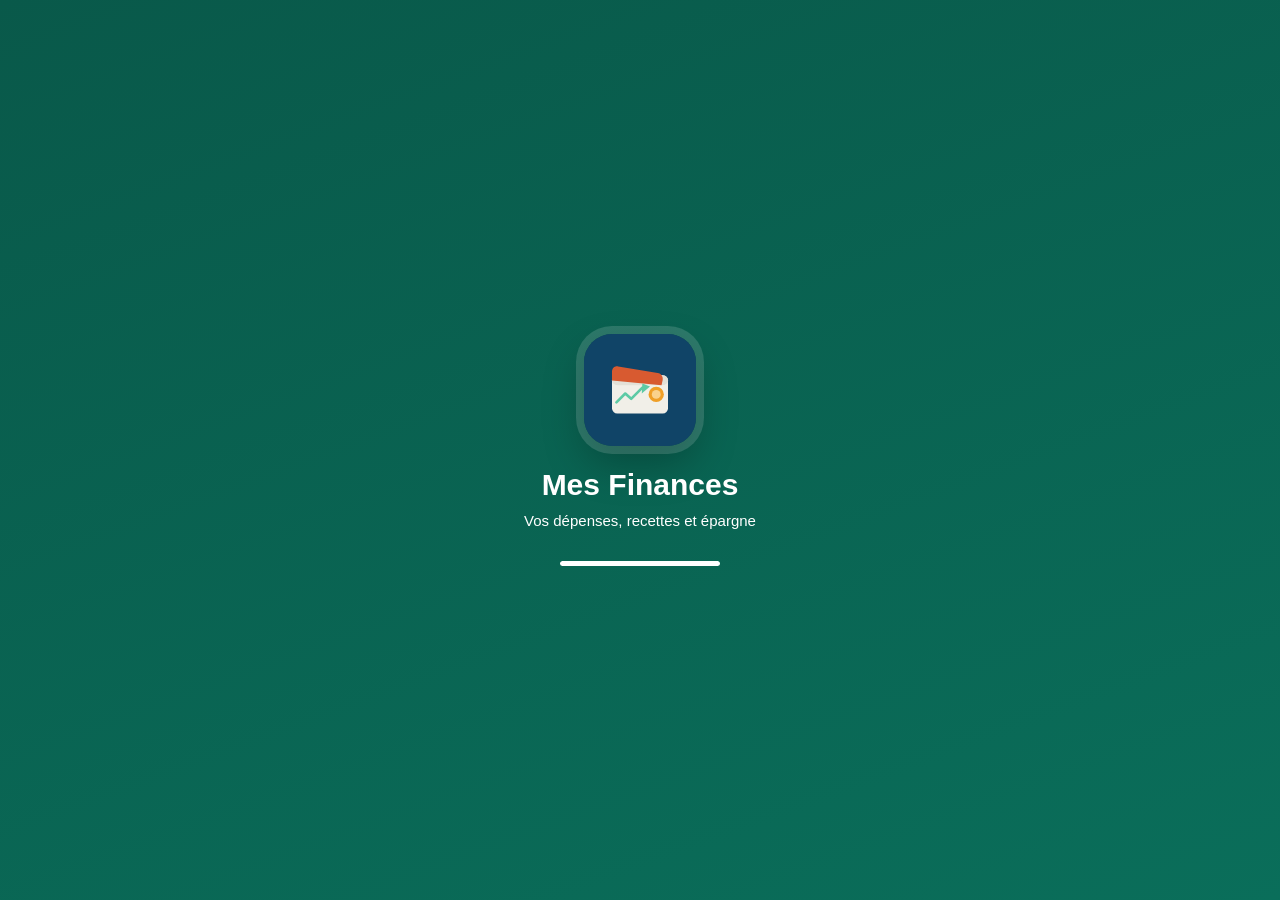
<file: index.html>
<!DOCTYPE html>
<html lang="fr">
<head>
<meta charset="UTF-8">
<meta name="viewport" content="width=device-width, initial-scale=1, viewport-fit=cover">
<meta name="theme-color" content="#0E7C66">
<meta name="color-scheme" content="light dark">
<meta http-equiv="Content-Security-Policy" content="default-src 'self'; script-src 'self'; style-src 'self' 'unsafe-inline'; img-src 'self' data: blob:; connect-src 'self' https://*.supabase.co; manifest-src 'self'; worker-src 'self'; base-uri 'none'; form-action 'self'; object-src 'none'">
<link rel="manifest" href="manifest.webmanifest">
<link rel="apple-touch-icon" href="icons/apple-touch-icon.png">
<title>Mes Finances</title>
<meta name="description" content="Mes Finances : suivez vos dépenses, recettes et épargne (Orange Money, Wave, Yas Money) dans votre navigateur. Vos données sont enregistrées dans votre compte.">
<link rel="icon" href="logo.svg" type="image/svg+xml">
<link rel="stylesheet" href="style.css">
</head>
<body>
<noscript><p style="padding:24px;font-family:sans-serif">Mes Finances a besoin de JavaScript pour fonctionner.</p></noscript>
<!--APP-START-->
<svg width="0" height="0" style="position:absolute" aria-hidden="true">
  <symbol id="i-logo" viewBox="0 0 380 380">
    <clipPath id="lgClip"><rect width="380" height="380" rx="84"/></clipPath>
    <g clip-path="url(#lgClip)">
      <rect width="380" height="380" fill="#0F3D5C"/>
      <rect width="380" height="380" fill="#124A6E" opacity="0.6"/>
      <rect x="95" y="140" width="190" height="130" rx="18" fill="#F1EFE8"/>
      <rect x="95" y="140" width="190" height="34" rx="18" fill="#E3E1D8"/>
      <path d="M95 158V128C95 116 104 108 116 110L250 132C262 134 269 144 267 156L263 174Z" fill="#D85A30"/>
      <circle cx="245" cy="205" r="26" fill="#EF9F27"/>
      <circle cx="245" cy="205" r="15" fill="#FAD28C"/>
      <path d="M110 232L140 202L160 220L198 182" fill="none" stroke="#5DCAA5" stroke-width="9" stroke-linecap="round" stroke-linejoin="round"/>
      <polygon points="198,168 224,178 196,202" fill="#5DCAA5"/>
    </g>
  </symbol>
  <symbol id="i-home" viewBox="0 0 24 24"><path d="M3 10.5 12 3l9 7.5"/><path d="M5 9.5V21h14V9.5"/><path d="M10 21v-6h4v6"/></symbol>
  <symbol id="i-add" viewBox="0 0 24 24"><circle cx="12" cy="12" r="9"/><path d="M12 8v8M8 12h8"/></symbol>
  <symbol id="i-chart" viewBox="0 0 24 24"><path d="M21.2 15.9A10 10 0 1 1 8 2.8"/><path d="M22 12A10 10 0 0 0 12 2v10z"/></symbol>
  <symbol id="i-target" viewBox="0 0 24 24"><circle cx="12" cy="12" r="9"/><circle cx="12" cy="12" r="5"/><circle cx="12" cy="12" r="1.2"/></symbol>
  <symbol id="i-sliders" viewBox="0 0 24 24"><path d="M4 6h8M18 6h2M4 12h2M12 12h8M4 18h10M20 18h0"/><circle cx="15" cy="6" r="2.2"/><circle cx="9" cy="12" r="2.2"/><circle cx="17" cy="18" r="2.2"/></symbol>
  <symbol id="i-shield" viewBox="0 0 24 24"><path d="M12 3 4 6v6c0 5 3.5 8 8 9 4.5-1 8-4 8-9V6z"/><path d="m9 12 2 2 4-4"/></symbol>
  <symbol id="i-file" viewBox="0 0 24 24"><path d="M14 3H7a2 2 0 0 0-2 2v14a2 2 0 0 0 2 2h10a2 2 0 0 0 2-2V8z"/><path d="M14 3v5h5M9 13h6M9 17h6"/></symbol>
  <symbol id="i-download" viewBox="0 0 24 24"><path d="M12 4v11m0 0-4-4m4 4 4-4M5 20h14"/></symbol>
  <symbol id="i-sun" viewBox="0 0 24 24"><circle cx="12" cy="12" r="4"/><path d="M12 2v2M12 20v2M4.9 4.9l1.4 1.4M17.7 17.7l1.4 1.4M2 12h2M20 12h2M4.9 19.1l1.4-1.4M17.7 6.3l1.4-1.4"/></symbol>
  <symbol id="i-moon" viewBox="0 0 24 24"><path d="M20 14.5A8 8 0 0 1 9.5 4 8 8 0 1 0 20 14.5z"/></symbol>
  <symbol id="i-monitor" viewBox="0 0 24 24"><rect x="3" y="4" width="18" height="12" rx="2"/><path d="M8 20h8M12 16v4"/></symbol>
  <symbol id="i-check" viewBox="0 0 24 24"><path d="m5 12 5 5 9-10"/></symbol>
  <symbol id="i-right" viewBox="0 0 24 24"><path d="m9 6 6 6-6 6"/></symbol>
  <symbol id="i-left" viewBox="0 0 24 24"><path d="m15 6-6 6 6 6"/></symbol>
  <symbol id="i-user" viewBox="0 0 24 24"><circle cx="12" cy="8" r="4"/><path d="M4 21c1-4 4.5-6 8-6s7 2 8 6"/></symbol>
  <symbol id="i-lock" viewBox="0 0 24 24"><rect x="5" y="11" width="14" height="10" rx="2"/><path d="M8 11V8a4 4 0 0 1 8 0v3"/></symbol>
  <symbol id="i-delete" viewBox="0 0 24 24"><path d="M21 5H9l-6 7 6 7h12z"/><path d="m12 9 5 6m0-6-5 6"/></symbol>
  <symbol id="i-trash" viewBox="0 0 24 24"><path d="M4 7h16M10 11v6M14 11v6M6 7l1 13h10l1-13M9 7V4h6v3"/></symbol>
  <symbol id="i-logout" viewBox="0 0 24 24"><path d="M9 4H5v16h4M16 8l4 4-4 4M20 12H9"/></symbol>
  <symbol id="i-key" viewBox="0 0 24 24"><circle cx="8" cy="15" r="4"/><path d="m11 12 9-9M16 7l3 3"/></symbol>
  <symbol id="i-users" viewBox="0 0 24 24"><circle cx="9" cy="8" r="3.5"/><path d="M2.5 20c.6-3.5 3.2-5.5 6.5-5.5s5.9 2 6.5 5.5"/><circle cx="17" cy="9" r="2.5"/><path d="M17 14.5c2.4.2 4 1.8 4.5 4.5"/></symbol>
  <symbol id="i-plus" viewBox="0 0 24 24"><path d="M12 5v14M5 12h14"/></symbol>
  <symbol id="i-cart" viewBox="0 0 24 24"><circle cx="9" cy="20" r="1.3"/><circle cx="18" cy="20" r="1.3"/><path d="M3 4h2l2.4 11h11l2-8H6.2"/></symbol>
  <symbol id="i-bus" viewBox="0 0 24 24"><rect x="4" y="3" width="16" height="14" rx="3"/><path d="M4 11h16M8 17v3M16 17v3"/></symbol>
  <symbol id="i-heart" viewBox="0 0 24 24"><path d="M20.8 5.6a5 5 0 0 0-7.1 0L12 7.3l-1.7-1.7a5 5 0 0 0-7.1 7.1L12 21.5l8.8-8.8a5 5 0 0 0 0-7.1z"/></symbol>
  <symbol id="i-game" viewBox="0 0 24 24"><rect x="3" y="7" width="18" height="10" rx="4"/><path d="M8 10v4M6 12h4"/><circle cx="16" cy="11" r=".8"/><circle cx="18" cy="13" r=".8"/></symbol>
  <symbol id="i-zap" viewBox="0 0 24 24"><path d="M13 2 4 14h7l-1 8 9-12h-7z"/></symbol>
  <symbol id="i-cash" viewBox="0 0 24 24"><rect x="2.5" y="6" width="19" height="12" rx="2"/><circle cx="12" cy="12" r="2.5"/></symbol>
  <symbol id="i-wallet" viewBox="0 0 24 24"><path d="M20 7H5a2 2 0 0 1 0-4h13v4"/><path d="M3 5v14a2 2 0 0 0 2 2h15V7"/><circle cx="16.5" cy="14" r="1.2"/></symbol>
  <symbol id="i-dots" viewBox="0 0 24 24"><circle cx="6" cy="12" r="1.3"/><circle cx="12" cy="12" r="1.3"/><circle cx="18" cy="12" r="1.3"/></symbol>
</svg>

<div class="app mob" id="app">

  <header class="topbar">
    <svg class="logo" aria-hidden="true"><use href="#i-logo"/></svg>
    <span class="brand-name">Mes Finances</span>
    <button class="avatar-btn" data-click="showScreen|profile" aria-label="Mon profil"><span class="av" data-av></span></button>
  </header>

  <nav class="nav" aria-label="Navigation principale">
    <div class="nav-brand"><svg class="logo" aria-hidden="true"><use href="#i-logo"/></svg>Mes Finances</div>
    <button class="on" data-s="home" data-click="showScreen|home"><svg class="ic" aria-hidden="true"><use href="#i-home"/></svg><span>Accueil</span></button>
    <button data-s="add" data-click="showScreen|add"><svg class="ic" aria-hidden="true"><use href="#i-add"/></svg><span>Ajouter</span></button>
    <button data-s="stats" data-click="showScreen|stats"><svg class="ic" aria-hidden="true"><use href="#i-chart"/></svg><span>Stats</span></button>
    <button data-s="goals" data-click="showScreen|goals"><svg class="ic" aria-hidden="true"><use href="#i-target"/></svg><span>Objectifs</span></button>
    <button data-s="settings" data-click="showScreen|settings"><svg class="ic" aria-hidden="true"><use href="#i-sliders"/></svg><span>Réglages</span></button>
    <button class="nav-admin" id="navAdmin" data-s="admin" data-click="showScreen|admin" hidden><svg class="ic" aria-hidden="true"><use href="#i-users"/></svg><span>Administration</span></button>
    <button class="nav-profile" data-s="profile" data-click="showScreen|profile"><span class="av" data-av></span><span class="np-text"><b id="npName">Mon profil</b><small id="npSchool">Personnaliser</small></span></button>
  </nav>

  <main class="content" id="content">
    <div class="banner" id="banner" hidden role="alert"><span id="bannerText"></span><button class="btn-sm" data-click="retryLoad">Réessayer</button></div>

    <section class="screen active" id="screen-home">
      <div class="greet" id="greet" hidden><p class="greet-hi" id="greetHi"></p><p class="greet-sub" id="greetSub"></p></div>
      <div class="home-grid">
        <div>
          <div class="hero">
            <div class="hero-row">
              <div><p class="hero-label">Solde total</p><h1 class="hero-balance" id="totalBalance">0 F</h1></div>
              <button class="hero-add" data-click="showScreen|add" aria-label="Ajouter une transaction"><svg class="ic" aria-hidden="true"><use href="#i-plus"/></svg></button>
            </div>
            <div class="hero-sub">
              <div><p>Dépenses du mois</p><p id="monthExp">0 F</p></div>
              <div><p>Recettes du mois</p><p id="monthInc">0 F</p></div>
            </div>
          </div>
          <div class="accounts-row" id="accountsRow"></div>
          <div class="card">
            <div class="goal-head"><h3>Objectif épargne</h3><span id="goalSub"></span></div>
            <div class="track"><div class="fill" id="goalFill"></div></div>
          </div>
        </div>
        <div class="card">
          <h3>Transactions récentes</h3>
          <div id="txList"></div>
        </div>
      </div>
    </section>

    <section class="screen" id="screen-add">
      <h2 class="screen-title">Nouvelle transaction</h2>
      <div class="type-row">
        <button class="type-btn sel-exp" id="type-expense" aria-pressed="true" data-click="selectType|expense">Dépense</button>
        <button class="type-btn" id="type-income" aria-pressed="false" data-click="selectType|income">Recette</button>
      </div>
      <label class="field-label" for="amountInput">Montant (F CFA)</label>
      <input class="input" id="amountInput" type="number" placeholder="0" inputmode="decimal">
      <p class="field-label">Compte</p>
      <div class="chips" id="accountChips"></div>
      <p class="field-label">Catégorie</p>
      <div class="chips" id="categoryChips"></div>
      <label class="field-label" for="noteInput">Note (optionnel)</label>
      <input class="input" id="noteInput" type="text" placeholder="Ex : marché, taxi...">
      <button class="btn" data-click="submitTransaction">Enregistrer</button>
    </section>

    <section class="screen" id="screen-stats">
      <h2 class="screen-title">Statistiques</h2>
      <div class="kpis" id="kpis"></div>
      <div class="charts">
        <div class="card">
          <div class="card-head">
            <h3>Répartition des dépenses</h3>
            <div class="mini-seg">
              <button id="per-month" class="on" data-click="setPeriod|month">Ce mois</button>
              <button id="per-6m" data-click="setPeriod|6m">6 mois</button>
            </div>
          </div>
          <div class="donut-wrap"><div id="donut"></div><ul class="legend" id="legend"></ul></div>
        </div>
        <div class="card">
          <div class="card-head">
            <h3>Recettes et dépenses</h3>
            <div class="key"><span><i style="background:var(--primary)"></i>Recettes</span><span><i style="background:var(--danger)"></i>Dépenses</span></div>
          </div>
          <div id="bars"></div>
        </div>
        <div class="card span2">
          <div class="card-head"><h3>Évolution du solde</h3></div>
          <div id="line"></div>
        </div>
      </div>
    </section>

    <section class="screen" id="screen-goals">
      <h2 class="screen-title">Objectif d'épargne</h2>
      <div class="goal-hero">
        <p class="goal-percent" id="goalPercentBig">0%</p>
        <div class="track on-dark"><div class="fill" id="goalFillBig"></div></div>
        <p id="goalSubBig"></p>
      </div>
      <label class="field-label" for="goalTargetInput">Objectif à atteindre (F CFA)</label>
      <input class="input" id="goalTargetInput" type="number">
      <label class="field-label" for="goalSavedInput">Montant déjà épargné (F CFA)</label>
      <input class="input" id="goalSavedInput" type="number">
      <button class="btn" data-click="updateGoal">Mettre à jour</button>
    </section>

    <section class="screen" id="screen-admin">
      <h2 class="screen-title">Espace administrateur</h2>
      <p class="admin-note"><svg class="ic" aria-hidden="true"><use href="#i-shield"/></svg><span>Vous voyez des données de gestion (comptes, nombres, dates), jamais les montants ni les notes des transactions. Chaque suspension ou suppression est enregistrée dans un journal.</span></p>
      <div class="mini-seg admin-tabs" role="tablist" aria-label="Sections de l'administration">
        <button id="atab-dash" class="on" role="tab" aria-selected="true" data-click="adminTab|dash">Tableau de bord</button>
        <button id="atab-users" role="tab" aria-selected="false" data-click="adminTab|users">Comptes</button>
        <button id="atab-log" role="tab" aria-selected="false" data-click="adminTab|log">Journal</button>
      </div>
      <div id="admin-dash">
        <div class="kpis kpis4" id="adminKpis"></div>
        <div class="charts">
          <div class="card"><div class="card-head"><h3>Inscriptions (14 jours)</h3></div><div id="adminSignups"></div></div>
          <div class="card"><div class="card-head"><h3>Transactions saisies (14 jours)</h3></div><div id="adminTx"></div></div>
          <div class="card span2"><div class="card-head"><h3>Comptes par établissement</h3></div><div class="donut-wrap"><div id="adminDonut"></div><ul class="legend" id="adminLegend"></ul></div></div>
        </div>
      </div>
      <div id="admin-users" hidden>
        <label class="field-label" for="adminSearch">Rechercher par adresse e-mail</label>
        <input class="input" id="adminSearch" type="search" maxlength="80" placeholder="Ex : awa" autocomplete="off" data-input="adminSearch">
        <p class="hint" id="adminCount"></p>
        <div id="adminUsers"></div>
        <button class="btn" id="adminMore" hidden data-click="adminMore">Charger plus</button>
      </div>
      <div id="admin-log" hidden><div class="card"><div id="adminLog"></div></div></div>
    </section>

    <section class="screen" id="screen-account">
      <button class="back" data-click="showScreen|settings"><svg class="ic" aria-hidden="true"><use href="#i-left"/></svg>Réglages</button>
      <h2 class="screen-title">Mon compte</h2>
      <div class="card acct-card"><h3>Connecté en tant que</h3><p class="acct-email" id="acctEmail2"></p></div>
      <div class="list">
        <button data-click="startPasswordChange"><svg class="ic" aria-hidden="true"><use href="#i-key"/></svg><span>Changer le mot de passe</span><svg class="ic chev" aria-hidden="true"><use href="#i-right"/></svg></button>
        <button data-click="signOutNow"><svg class="ic" aria-hidden="true"><use href="#i-logout"/></svg><span>Se déconnecter</span></button>
      </div>
      <div class="card" id="importBox" hidden>
        <h3>Données de cet appareil</h3>
        <p class="hint" id="importText"></p>
        <button class="btn" data-click="importLocal">Importer dans mon compte</button>
        <button class="btn ghost" data-click="discardLocal">Effacer les données de cet appareil</button>
      </div>
      <p class="group-title">Zone sensible</p>
      <div class="card danger-zone">
        <h3>Supprimer mon compte</h3>
        <p class="hint">Cette action efface définitivement votre compte, vos transactions, votre objectif et votre profil. Exportez vos données en CSV avant (Réglages, puis Données).</p>
        <label class="field-label" for="delConfirm">Tapez SUPPRIMER pour confirmer</label>
        <input class="input" id="delConfirm" autocomplete="off" autocapitalize="characters" data-input="delCheck">
        <button class="btn danger" id="delBtn" disabled data-click="deleteAccount">Supprimer définitivement mon compte</button>
      </div>
    </section>

    <section class="screen" id="screen-profile">
      <h2 class="screen-title">Mon profil</h2>
      <div class="profile-grid">
        <div>
          <div class="idcard">
            <div class="idcard-top"><span id="idSchool">Mon établissement</span><span class="idcard-year" id="idYear"></span></div>
            <div class="idcard-body"><span class="av av-lg" data-av></span><div><p class="idcard-name" id="idName">Prénom</p><p class="idcard-class" id="idClass"></p></div></div>
            <div class="idcard-strip"></div>
          </div>
          <p class="hint">Aperçu de votre carte de profil aux couleurs de l'établissement. Ce n'est pas un document officiel.</p>
        </div>
        <div class="pform">
          <label for="pFirst">Prénom</label>
          <input class="input" id="pFirst" maxlength="30" placeholder="Ex : Awa" data-input="setField|first">
          <label for="pLast">Nom (optionnel)</label>
          <input class="input" id="pLast" maxlength="30" placeholder="Ex : Diop" data-input="setField|last">
          <label for="pSchool">Établissement</label>
          <select class="input" id="pSchool" data-change="setSchool"></select>
          <div id="customBox" hidden>
            <label for="pSchoolName">Nom de l'établissement</label>
            <input class="input" id="pSchoolName" maxlength="60" placeholder="Ex : Lycée de ma ville" data-input="setField|schoolName">
            <p class="field-label">Couleurs de la charte graphique</p>
            <div class="colors">
              <label>Principale<input type="color" id="cDark" data-input="setColor|dark"></label>
              <label>Secondaire<input type="color" id="cLight" data-input="setColor|light"></label>
              <label>Texte<input type="color" id="cInk" data-input="setColor|ink"></label>
            </div>
          </div>
          <label for="pClass">Classe</label>
          <select class="input" id="pClass" data-change="setField|classe"></select>
          <label for="pYear">Année scolaire</label>
          <input class="input" id="pYear" maxlength="9" placeholder="2026-2027" data-input="setField|year">
          <p class="field-label">Photo (facultatif)</p>
          <div class="photo-row">
            <span class="av av-md" data-av></span>
            <label class="btn-sm">Choisir une photo<input type="file" id="pPhoto" accept="image/*" hidden data-change="pickPhoto"></label>
            <button class="btn-sm" data-click="removePhoto">Retirer</button>
          </div>
          <p class="field-label">Charte graphique</p>
          <div class="swatches" id="swatches"></div>
          <label class="switch-row"><input type="checkbox" id="pUse" data-change="setUseCharter"><span>Appliquer les couleurs de l'établissement à l'application</span></label>
          <button class="btn ghost" data-click="resetProfile">Effacer le profil</button>
          <p class="hint">Enregistré automatiquement, uniquement sur cet appareil.</p>
        </div>
      </div>
    </section>

    <section class="screen" id="screen-settings">
      <h2 class="screen-title">Réglages</h2>
      <p class="group-title">Compte</p>
      <div class="list">
        <button data-click="showScreen|account"><svg class="ic" aria-hidden="true"><use href="#i-key"/></svg><span id="acctEmail">Mon compte</span><svg class="ic chev" aria-hidden="true"><use href="#i-right"/></svg></button>
      </div>
      <div id="adminGroup" hidden>
        <p class="group-title">Administration</p>
        <div class="list">
          <button data-click="showScreen|admin"><svg class="ic" aria-hidden="true"><use href="#i-users"/></svg><span>Espace administrateur</span><svg class="ic chev" aria-hidden="true"><use href="#i-right"/></svg></button>
        </div>
      </div>
      <p class="group-title">Profil</p>
      <div class="list">
        <button data-click="showScreen|profile"><svg class="ic" aria-hidden="true"><use href="#i-user"/></svg><span>Profil et personnalisation</span><svg class="ic chev" aria-hidden="true"><use href="#i-right"/></svg></button>
      </div>
      <p class="group-title">Sécurité</p>
      <div class="list">
        <button data-click="showScreen|security"><svg class="ic" aria-hidden="true"><use href="#i-lock"/></svg><span>Code de verrouillage</span><small class="status" id="pinStatus">Désactivé</small><svg class="ic chev" aria-hidden="true"><use href="#i-right"/></svg></button>
      </div>
      <p class="group-title">Apparence</p>
      <div class="list">
        <button data-click="selectAppearance|system"><svg class="ic" aria-hidden="true"><use href="#i-monitor"/></svg><span>Automatique</span><svg class="ic check" id="chk-system" aria-hidden="true"><use href="#i-check"/></svg></button>
        <button data-click="selectAppearance|light"><svg class="ic" aria-hidden="true"><use href="#i-sun"/></svg><span>Clair</span><svg class="ic check" id="chk-light" aria-hidden="true"><use href="#i-check"/></svg></button>
        <button data-click="selectAppearance|dark"><svg class="ic" aria-hidden="true"><use href="#i-moon"/></svg><span>Sombre</span><svg class="ic check" id="chk-dark" aria-hidden="true"><use href="#i-check"/></svg></button>
      </div>
      <p class="group-title">Données</p>
      <div class="list">
        <button data-click="exportCSV"><svg class="ic" aria-hidden="true"><use href="#i-download"/></svg><span>Exporter mes transactions (CSV)</span></button>
      </div>
      <p class="hint">Vos données sont enregistrées dans votre compte et protégées par votre mot de passe.</p>
      <div class="list" id="installBox" hidden><button data-click="installApp"><svg class="ic" aria-hidden="true"><use href="#i-download"/></svg><span>Installer l'application</span></button></div>
      <p class="hint">Pour installer : menu du navigateur, puis « Installer l'application » ou « Ajouter à l'écran d'accueil ».</p>
      <p class="group-title">Légal</p>
      <div class="list">
        <button data-click="showScreen|privacy"><svg class="ic" aria-hidden="true"><use href="#i-shield"/></svg><span>Politique de confidentialité</span><svg class="ic chev" aria-hidden="true"><use href="#i-right"/></svg></button>
        <button data-click="showScreen|terms"><svg class="ic" aria-hidden="true"><use href="#i-file"/></svg><span>Conditions d'utilisation</span><svg class="ic chev" aria-hidden="true"><use href="#i-right"/></svg></button>
      </div>
    </section>

    <section class="screen" id="screen-security">
      <button class="back" data-click="showScreen|settings"><svg class="ic" aria-hidden="true"><use href="#i-left"/></svg>Réglages</button>
      <h2 class="screen-title">Code de verrouillage</h2>
      <p class="hint">Un code à 4 chiffres demandé à chaque ouverture de l'application, et après une minute d'absence. Il protège l'accès depuis cet appareil ; votre compte, lui, est protégé par votre mot de passe.</p>
      <div id="pinOff">
        <label class="field-label" for="pinNew">Nouveau code (4 chiffres)</label>
        <input class="input" id="pinNew" type="password" inputmode="numeric" maxlength="4" autocomplete="off">
        <label class="field-label" for="pinConfirm">Confirmer le code</label>
        <input class="input" id="pinConfirm" type="password" inputmode="numeric" maxlength="4" autocomplete="off">
        <button class="btn" data-click="enablePin">Activer le code</button>
      </div>
      <div id="pinOn" hidden>
        <button class="btn" data-click="lockNow">Verrouiller maintenant</button>
        <label class="field-label" for="pinCurrent" style="margin-top:20px">Code actuel (pour le désactiver)</label>
        <input class="input" id="pinCurrent" type="password" inputmode="numeric" maxlength="4" autocomplete="off">
        <button class="btn ghost" data-click="disablePin">Désactiver le code</button>
      </div>
      <p class="hint" id="pinMsg" role="status"></p>
    </section>

    <section class="screen" id="screen-privacy">
      <button class="back" data-click="showScreen|settings"><svg class="ic" aria-hidden="true"><use href="#i-left"/></svg>Réglages</button>
      <h2 class="screen-title">Politique de confidentialité</h2>
      <p class="legal-date">Version 2026-11 — dernière mise à jour : [à compléter]</p>
      <h4>1. Qui est responsable de vos données ?</h4><p>Le responsable du traitement est [nom ou structure à compléter], joignable à [adresse e-mail à compléter].</p>
      <h4>2. Quelles données sont traitées ?</h4><p>Votre adresse e-mail et votre mot de passe (conservé uniquement sous forme chiffrée, jamais lisible), pour créer et protéger votre compte. Les informations que vous saisissez : transactions (montant, type, compte, catégorie, note, date) et objectif d'épargne. Un profil facultatif : prénom, nom, établissement, classe, année scolaire, photo et couleurs. La preuve de votre consentement (date et version de ce texte). Des données techniques de sécurité (adresse IP, journaux de connexion) conservées par les services d'hébergement.</p>
      <h4>3. Pourquoi ?</h4><p>Pour vous fournir l'application : retrouver vos données sur tous vos appareils et les protéger. Aucune publicité, aucune revente de données, aucun profilage, aucun outil de mesure d'audience.</p>
      <h4>4. Où sont-elles hébergées ?</h4><p>Base de données et authentification : Supabase, région [à compléter]. Hébergement du site : Vercel. Ces prestataires traitent les données pour le compte du responsable. Selon leur région, les données peuvent être hébergées hors du Sénégal : [à préciser].</p>
      <h4>5. Combien de temps ?</h4><p>Tant que votre compte existe. Quand vous supprimez votre compte (Réglages, puis Mon compte), vos données sont effacées de la base. Des sauvegardes techniques peuvent subsister pendant [durée à confirmer].</p>
      <h4>6. Vos droits</h4><p>Vous pouvez consulter vos données dans l'application, les exporter (CSV), les corriger, supprimer des transactions ou supprimer tout votre compte. Pour toute autre demande, écrivez à [adresse e-mail à compléter]. Vous pouvez aussi saisir la Commission de Protection des Données Personnelles (CDP) du Sénégal.</p>
      <h4>7. Comment vos données sont protégées</h4><p>Connexion chiffrée (HTTPS), mots de passe chiffrés, règles qui limitent l'accès de chaque compte à ses seules données, session limitée dans le temps. Un code de verrouillage facultatif protège l'accès depuis votre appareil.</p>
      <h4>8. Qui peut accéder à vos données ?</h4><p>Un espace d'administration permet à [nom ou structure à compléter] de gérer le service : il affiche les adresses e-mail, les informations de profil, les dates d'inscription et de connexion et le nombre de transactions de chaque compte, ainsi que des statistiques globales. Il n'affiche jamais les montants, comptes, catégories ni notes de vos transactions. Chaque suspension ou suppression de compte est enregistrée dans un journal. [Précisez ici qui peut accéder à la console de la base de données et dans quel cadre.]</p>
      <h4>9. Stockage sur votre appareil</h4><p>L'application conserve sur votre appareil, sans traceur ni cookie publicitaire : votre session de connexion (nécessaire au fonctionnement), votre choix de thème et, si vous l'activez, l'empreinte de votre code de verrouillage.</p>
      <h4>10. Élèves mineurs</h4><p>Les élèves mineurs doivent utiliser l'application avec l'accord d'un parent ou tuteur. Le profil est facultatif : ne renseignez que ce que vous souhaitez.</p>
      <h4>11. Modifications</h4><p>Ce texte peut évoluer ; la date de dernière mise à jour figure en haut de la page.</p>
    </section>

    <section class="screen" id="screen-terms">
      <button class="back" data-click="showScreen|settings"><svg class="ic" aria-hidden="true"><use href="#i-left"/></svg>Réglages</button>
      <h2 class="screen-title">Conditions d'utilisation</h2>
      <p class="legal-date">Version 2026-11 — dernière mise à jour : [à compléter]</p>
      <h4>1. Objet</h4><p>Mes Finances est une application gratuite de suivi personnel de dépenses, recettes et épargne, fournie « telle quelle ».</p>
      <h4>2. Compte et sécurité</h4><p>Vous fournissez une adresse e-mail valide et choisissez un mot de passe personnel. Gardez-le secret : vous êtes responsable de l'usage de votre compte.</p>
      <h4>3. Exactitude des informations</h4><p>Les montants dépendent entièrement de votre saisie. L'application ne se connecte à aucun service bancaire ni de mobile money.</p>
      <h4>4. Pas un conseil financier</h4><p>Cet outil de suivi personnel ne constitue pas un conseil financier, comptable ou juridique.</p>
      <h4>5. Disponibilité</h4><p>Nous faisons de notre mieux, sans garantir un accès ininterrompu. Exportez régulièrement vos données en CSV.</p>
      <h4>6. Suppression du compte</h4><p>Vous pouvez supprimer votre compte à tout moment depuis Réglages, puis Mon compte. Un compte peut être suspendu en cas d'usage abusif.</p>
      <h4>7. Responsabilité</h4><p>L'application est utilisée sous votre responsabilité ; aucune responsabilité n'est acceptée en cas de perte de données ou d'erreur de saisie.</p>
      <h4>8. Droit applicable</h4><p>Droit de la République du Sénégal.</p>
      <h4>9. Contact</h4><p>[adresse e-mail à compléter]</p>
    </section>

  </main>

  <div class="auth" id="auth" hidden role="dialog" aria-modal="true" aria-labelledby="authTitle">
    <div class="auth-in">
      <svg class="logo auth-logo" aria-hidden="true"><use href="#i-logo"/></svg>
      <h2 id="authTitle">Connexion</h2>
      <p class="auth-sub" id="authSub"></p>
      <form id="authForm" novalidate>
        <div data-am="signup"><label class="field-label" for="aFirst">Prénom (facultatif)</label><input class="input" id="aFirst" maxlength="30" autocomplete="given-name"></div>
        <div data-am="login signup forgot"><label class="field-label" for="aEmail">Adresse e-mail</label><input class="input" id="aEmail" type="email" autocomplete="email" inputmode="email" maxlength="254" autocapitalize="none" spellcheck="false"></div>
        <div data-am="login signup reset">
          <label class="field-label" for="aPass" id="aPassLabel">Mot de passe</label>
          <div class="pw"><input class="input" id="aPass" type="password" autocomplete="current-password" maxlength="72"><button type="button" class="pw-btn" id="pwToggle" data-click="togglePw" aria-pressed="false">Afficher</button></div>
          <p class="hint" data-am="signup reset">Au moins 10 caractères. N'utilisez pas un mot de passe déjà utilisé ailleurs.</p>
        </div>
        <label class="switch-row" data-am="login signup"><input type="checkbox" id="aRemember" checked><span>Rester connecté sur cet appareil</span></label>
        <label class="switch-row" data-am="signup"><input type="checkbox" id="aTerms"><span>J'ai lu la <a href="confidentialite.html" target="_blank" rel="noopener">politique de confidentialité</a> et les <a href="conditions.html" target="_blank" rel="noopener">conditions d'utilisation</a>.</span></label>
        <label class="switch-row" data-am="signup"><input type="checkbox" id="aAge"><span>J'ai 18 ans ou plus, ou j'ai l'accord d'un parent ou tuteur.</span></label>
        <p class="auth-msg" id="authMsg" role="alert"></p>
        <button class="btn" type="submit" id="authSubmit">Se connecter</button>
      </form>
      <p class="hint auth-sent" id="sentText" data-am="sent config"></p>
      <div class="auth-links">
        <button type="button" class="linkbtn" data-am="login" data-click="authMode|forgot">Mot de passe oublié ?</button>
        <button type="button" class="linkbtn" data-am="login" data-click="authMode|signup">Créer un compte</button>
        <button type="button" class="linkbtn" data-am="signup forgot sent" data-click="authMode|login">J'ai déjà un compte</button>
        <button type="button" class="linkbtn" data-am="reset" data-click="cancelReset">Annuler</button>
        <button type="button" class="linkbtn" data-am="login" data-demo data-click="enterDemo">Voir la démo</button>
      </div>
    </div>
  </div>

  <div class="toast" id="toast" hidden role="status" aria-live="polite"></div>

  <div class="lock" id="lock" hidden role="dialog" aria-modal="true" aria-label="Verrouillage">
    <div class="lock-in">
      <svg class="logo lock-logo" aria-hidden="true"><use href="#i-logo"/></svg>
      <h2 id="lockHi">Bienvenue</h2>
      <p>Entrez votre code pour continuer</p>
      <div class="dots" id="lockDots" aria-hidden="true"><i></i><i></i><i></i><i></i></div>
      <p class="lock-err" id="lockErr" role="alert"></p>
      <div class="keypad" id="keypad"></div>
      <button class="forgot" data-click="toggleForgot">Code oublié ?</button>
      <div class="forgot-box" id="forgotBox" hidden>
        <p>Pour réinitialiser le code, déconnectez-vous : vos données restent dans votre compte et vous les retrouverez en vous reconnectant.</p>
        <button class="btn-sm" id="wipeBtn" data-click="wipeAll">Me déconnecter et supprimer le code</button>
      </div>
    </div>
  </div>

  <div class="splash" id="splash" role="status" aria-label="Chargement de Mes Finances">
    <svg class="logo splash-logo" aria-hidden="true"><use href="#i-logo"/></svg>
    <h1>Mes Finances</h1>
    <p id="splashSub">Vos dépenses, recettes et épargne</p>
    <div class="splash-bar" aria-hidden="true"><i></i></div>
  </div>
</div>
<!--APP-END-->
<script src="config.js"></script>
<script src="api.js"></script>
<script src="app.js"></script>
</body>
</html>
</file>
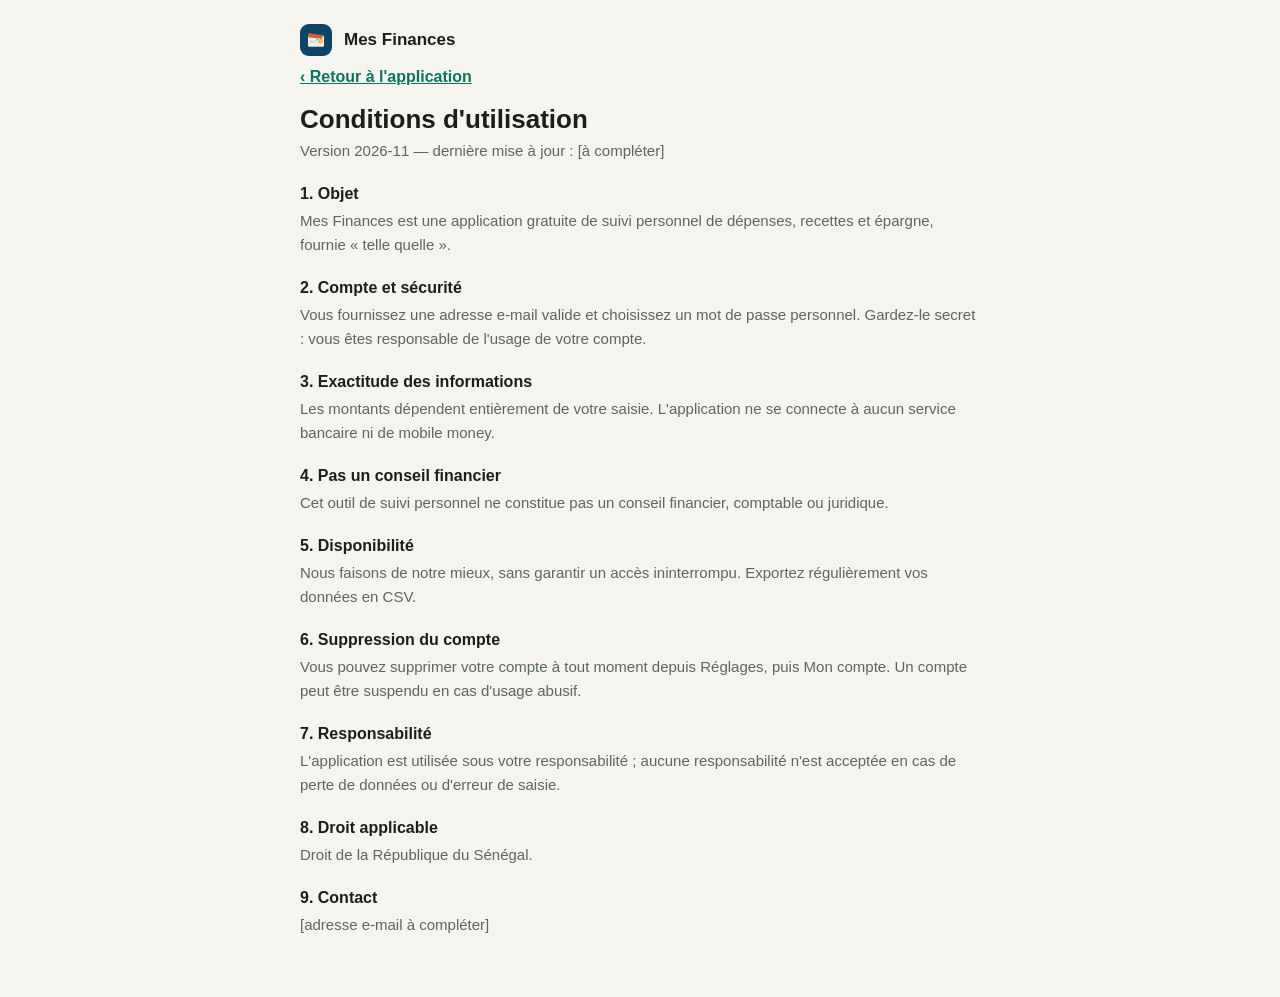
<file: conditions.html>
<!DOCTYPE html>
<html lang="fr">
<head>
<meta charset="UTF-8">
<meta name="viewport" content="width=device-width, initial-scale=1">
<meta http-equiv="Content-Security-Policy" content="default-src 'self'; script-src 'none'; style-src 'self'; img-src 'self'; base-uri 'none'; form-action 'none'; object-src 'none'">
<title>Conditions d'utilisation — Mes Finances</title>
<meta name="description" content="Conditions d'utilisation de l'application Mes Finances.">
<link rel="icon" href="logo.svg" type="image/svg+xml">
<link rel="stylesheet" href="style.css">
</head>
<body class="doc">
<main class="doc-main">
<header class="doc-head"><img class="logo" src="logo.svg" alt="" width="40" height="40"><span>Mes Finances</span></header>
<a class="doc-back" href="./">‹ Retour à l'application</a>
<h1>Conditions d'utilisation</h1>
<p class="legal-date">Version 2026-11 — dernière mise à jour : [à compléter]</p>
<h2>1. Objet</h2><p>Mes Finances est une application gratuite de suivi personnel de dépenses, recettes et épargne, fournie « telle quelle ».</p>
<h2>2. Compte et sécurité</h2><p>Vous fournissez une adresse e-mail valide et choisissez un mot de passe personnel. Gardez-le secret : vous êtes responsable de l'usage de votre compte.</p>
<h2>3. Exactitude des informations</h2><p>Les montants dépendent entièrement de votre saisie. L'application ne se connecte à aucun service bancaire ni de mobile money.</p>
<h2>4. Pas un conseil financier</h2><p>Cet outil de suivi personnel ne constitue pas un conseil financier, comptable ou juridique.</p>
<h2>5. Disponibilité</h2><p>Nous faisons de notre mieux, sans garantir un accès ininterrompu. Exportez régulièrement vos données en CSV.</p>
<h2>6. Suppression du compte</h2><p>Vous pouvez supprimer votre compte à tout moment depuis Réglages, puis Mon compte. Un compte peut être suspendu en cas d'usage abusif.</p>
<h2>7. Responsabilité</h2><p>L'application est utilisée sous votre responsabilité ; aucune responsabilité n'est acceptée en cas de perte de données ou d'erreur de saisie.</p>
<h2>8. Droit applicable</h2><p>Droit de la République du Sénégal.</p>
<h2>9. Contact</h2><p>[adresse e-mail à compléter]</p>
</main>
</body>
</html>
</file>
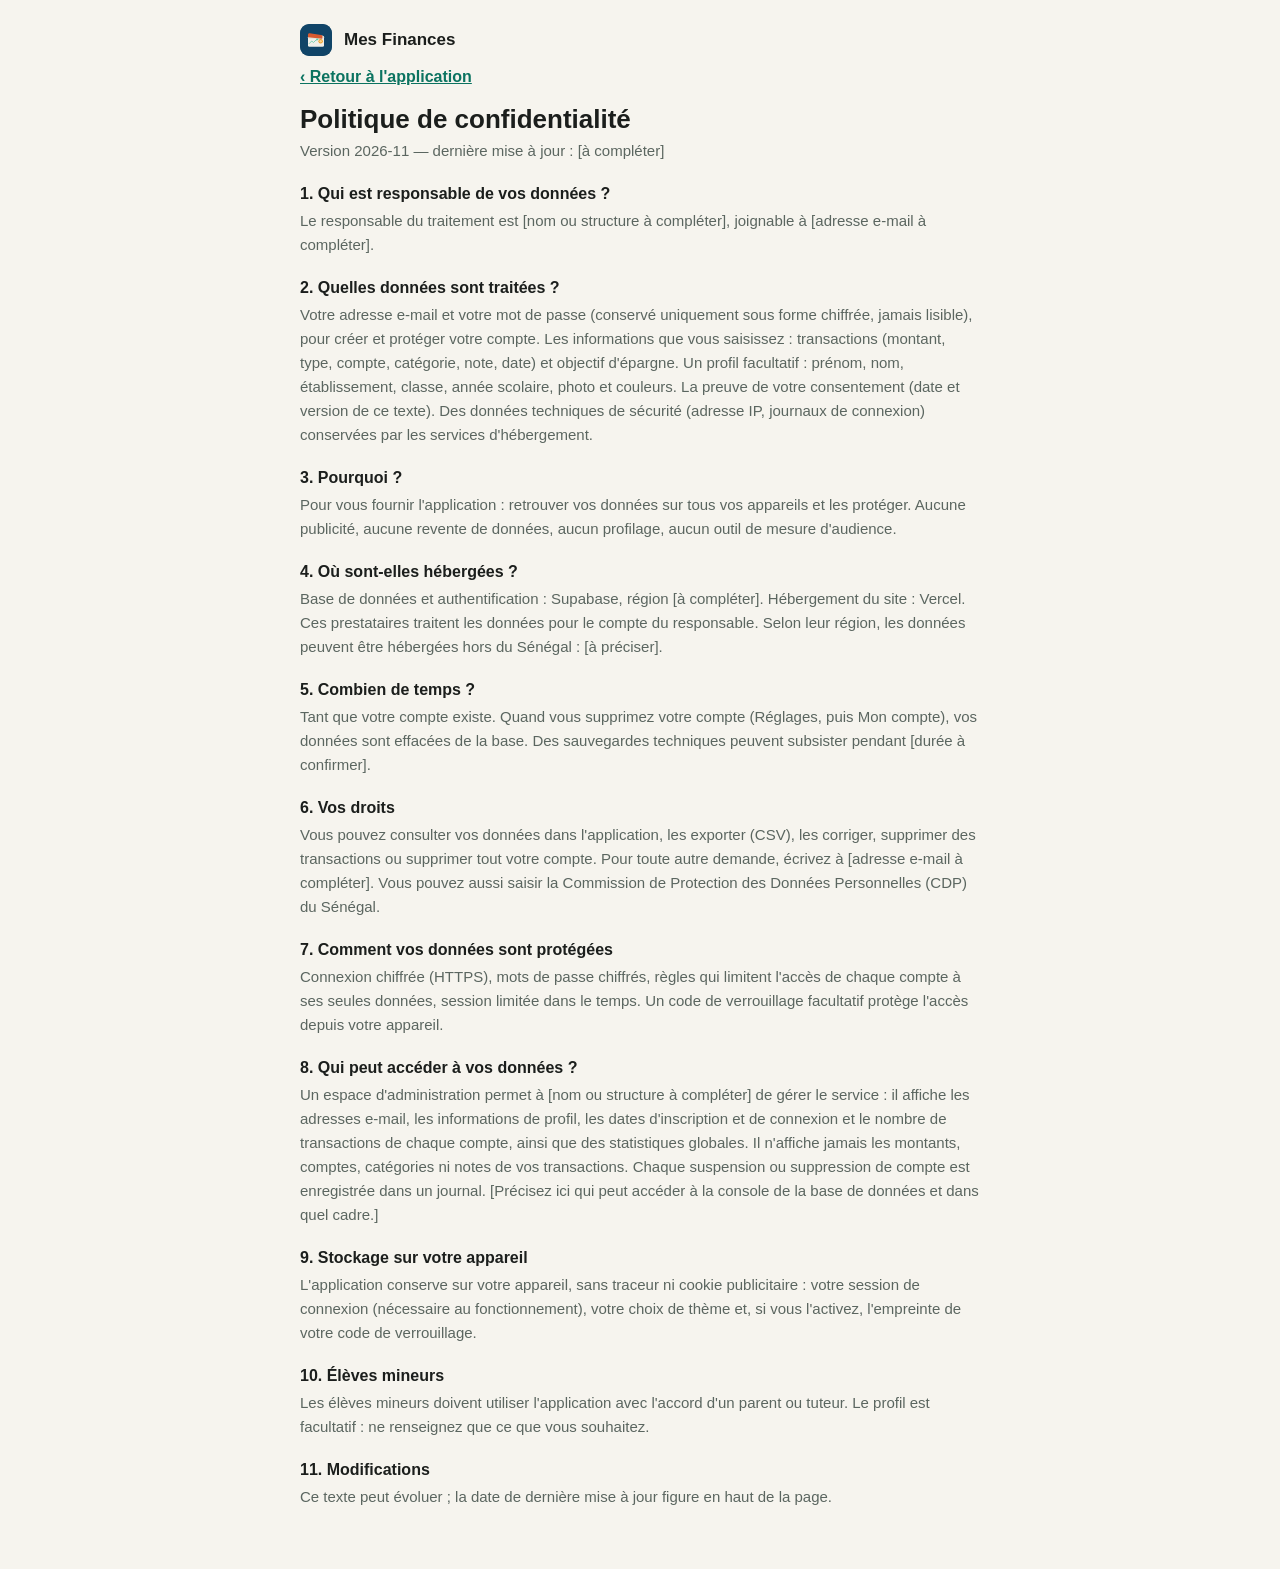
<file: confidentialite.html>
<!DOCTYPE html>
<html lang="fr">
<head>
<meta charset="UTF-8">
<meta name="viewport" content="width=device-width, initial-scale=1">
<meta http-equiv="Content-Security-Policy" content="default-src 'self'; script-src 'none'; style-src 'self'; img-src 'self'; base-uri 'none'; form-action 'none'; object-src 'none'">
<title>Politique de confidentialité — Mes Finances</title>
<meta name="description" content="Politique de confidentialité de l'application Mes Finances.">
<link rel="icon" href="logo.svg" type="image/svg+xml">
<link rel="stylesheet" href="style.css">
</head>
<body class="doc">
<main class="doc-main">
<header class="doc-head"><img class="logo" src="logo.svg" alt="" width="40" height="40"><span>Mes Finances</span></header>
<a class="doc-back" href="./">‹ Retour à l'application</a>
<h1>Politique de confidentialité</h1>
<p class="legal-date">Version 2026-11 — dernière mise à jour : [à compléter]</p>
<h2>1. Qui est responsable de vos données ?</h2><p>Le responsable du traitement est [nom ou structure à compléter], joignable à [adresse e-mail à compléter].</p>
<h2>2. Quelles données sont traitées ?</h2><p>Votre adresse e-mail et votre mot de passe (conservé uniquement sous forme chiffrée, jamais lisible), pour créer et protéger votre compte. Les informations que vous saisissez : transactions (montant, type, compte, catégorie, note, date) et objectif d'épargne. Un profil facultatif : prénom, nom, établissement, classe, année scolaire, photo et couleurs. La preuve de votre consentement (date et version de ce texte). Des données techniques de sécurité (adresse IP, journaux de connexion) conservées par les services d'hébergement.</p>
<h2>3. Pourquoi ?</h2><p>Pour vous fournir l'application : retrouver vos données sur tous vos appareils et les protéger. Aucune publicité, aucune revente de données, aucun profilage, aucun outil de mesure d'audience.</p>
<h2>4. Où sont-elles hébergées ?</h2><p>Base de données et authentification : Supabase, région [à compléter]. Hébergement du site : Vercel. Ces prestataires traitent les données pour le compte du responsable. Selon leur région, les données peuvent être hébergées hors du Sénégal : [à préciser].</p>
<h2>5. Combien de temps ?</h2><p>Tant que votre compte existe. Quand vous supprimez votre compte (Réglages, puis Mon compte), vos données sont effacées de la base. Des sauvegardes techniques peuvent subsister pendant [durée à confirmer].</p>
<h2>6. Vos droits</h2><p>Vous pouvez consulter vos données dans l'application, les exporter (CSV), les corriger, supprimer des transactions ou supprimer tout votre compte. Pour toute autre demande, écrivez à [adresse e-mail à compléter]. Vous pouvez aussi saisir la Commission de Protection des Données Personnelles (CDP) du Sénégal.</p>
<h2>7. Comment vos données sont protégées</h2><p>Connexion chiffrée (HTTPS), mots de passe chiffrés, règles qui limitent l'accès de chaque compte à ses seules données, session limitée dans le temps. Un code de verrouillage facultatif protège l'accès depuis votre appareil.</p>
<h2>8. Qui peut accéder à vos données ?</h2><p>Un espace d'administration permet à [nom ou structure à compléter] de gérer le service : il affiche les adresses e-mail, les informations de profil, les dates d'inscription et de connexion et le nombre de transactions de chaque compte, ainsi que des statistiques globales. Il n'affiche jamais les montants, comptes, catégories ni notes de vos transactions. Chaque suspension ou suppression de compte est enregistrée dans un journal. [Précisez ici qui peut accéder à la console de la base de données et dans quel cadre.]</p>
<h2>9. Stockage sur votre appareil</h2><p>L'application conserve sur votre appareil, sans traceur ni cookie publicitaire : votre session de connexion (nécessaire au fonctionnement), votre choix de thème et, si vous l'activez, l'empreinte de votre code de verrouillage.</p>
<h2>10. Élèves mineurs</h2><p>Les élèves mineurs doivent utiliser l'application avec l'accord d'un parent ou tuteur. Le profil est facultatif : ne renseignez que ce que vous souhaitez.</p>
<h2>11. Modifications</h2><p>Ce texte peut évoluer ; la date de dernière mise à jour figure en haut de la page.</p>
</main>
</body>
</html>
</file>
<file: style.css>
/* ---------- Couleurs (clair / sombre) ---------- */
:root {
  --bg:#F6F4EE; --surface:#FFFFFF; --surface-2:#F0EDE4; --border:#E4E0D3;
  --text-primary:#1B1E1C; --text-secondary:#5B6660; --text-muted:#5C6660;
  --primary:#0B7360; --primary-2:#14A085; --accent:#F4A229; --danger:#BD352D;
  --success-bg:#E4F3EC; --danger-bg:#FBE9E7;
  --orange-bg:#FBEAE0; --orange-text:#A2491B; --wave-bg:#E5F0FB; --wave-text:#1660A8;
  --yas-bg:#E2F5EE; --yas-text:#0E6E55; --cash-bg:#ECE9DF; --cash-text:#5B6660;
  --hero-1:#09594A; --hero-2:#0A6E5A; --on-hero:#FFFFFF;
}
@media (prefers-color-scheme: dark) {
  :root:not([data-theme="light"]) {
    --bg:#0e1210; --surface:#1E2521; --surface-2:#262E29; --border:#333D37;
    --text-primary:#F2F1EC; --text-secondary:#A9B0AC; --text-muted:#9AA39D;
    --primary:#2BC99A; --primary-2:#1F9E7A; --danger:#F0847C;
    --success-bg:#173426; --danger-bg:#3D211D;
    --orange-bg:#3D2518; --orange-text:#F0A878; --wave-bg:#122C42; --wave-text:#7FB8EC;
    --yas-bg:#0F332A; --yas-text:#5FD1AC; --cash-bg:#262E29; --cash-text:#A9B0AC; --on-primary:#0B1A14; --on-danger:#0B0F14;
  }
}
:root[data-theme="dark"] {
  --bg:#0e1210; --surface:#1E2521; --surface-2:#262E29; --border:#333D37;
  --text-primary:#F2F1EC; --text-secondary:#A9B0AC; --text-muted:#9AA39D;
  --primary:#2BC99A; --primary-2:#1F9E7A; --danger:#F0847C;
  --success-bg:#173426; --danger-bg:#3D211D;
  --orange-bg:#3D2518; --orange-text:#F0A878; --wave-bg:#122C42; --wave-text:#7FB8EC;
  --yas-bg:#0F332A; --yas-text:#5FD1AC; --cash-bg:#262E29; --cash-text:#A9B0AC; --on-primary:#0B1A14; --on-danger:#0B0F14;
}

* { box-sizing:border-box; }
html, body { height:100%; }
body { margin:0; background:var(--bg); color:var(--text-primary); font-family:-apple-system,BlinkMacSystemFont,"Segoe UI",Roboto,sans-serif; }
button { font-family:inherit; }

/* ---------- Icônes (même style : contour arrondi, 1.8px) ---------- */
.ic { width:22px; height:22px; fill:none; stroke:currentColor; stroke-width:1.8; stroke-linecap:round; stroke-linejoin:round; flex-shrink:0; }
.logo { width:32px; height:32px; border-radius:9px; flex-shrink:0; }

/* ---------- Structure : mobile par défaut, bureau avec la classe .desk ---------- */
.app { position:relative; height:100%; height:100dvh; display:flex; flex-direction:column; background:var(--bg); overflow:hidden; }
.topbar { display:flex; align-items:center; gap:10px; padding:calc(14px + env(safe-area-inset-top,0px)) 18px 6px; }
.brand-name { font-weight:800; font-size:17px; }
.content { flex:1; overflow-y:auto; padding:12px 16px 24px; order:1; }

.nav { order:2; display:flex; background:var(--surface); border-top:1px solid var(--border); padding:8px 0 calc(8px + env(safe-area-inset-bottom,0px)); }
.nav-brand { display:none; }
.nav button { flex:1; display:flex; flex-direction:column; align-items:center; gap:3px; background:none; border:0; color:var(--text-muted); font-size:11px; font-weight:600; cursor:pointer; padding:4px 0; }
.nav button.on { color:var(--primary); }

.app.desk { flex-direction:row; }
.app.desk .topbar { display:none; }
.app.desk .nav { flex-direction:column; width:224px; flex-shrink:0; border-top:0; border-right:1px solid var(--border); padding:26px 14px; gap:4px; order:-1; }
.app.desk .nav-brand { display:flex; align-items:center; gap:10px; font-weight:800; font-size:16px; padding:0 10px 22px; }
.app.desk .nav-brand .logo { width:36px; height:36px; }
.app.desk .nav button { flex:none; flex-direction:row; gap:12px; padding:11px 14px; border-radius:12px; font-size:14px; }
.app.desk .nav button.on { background:var(--surface-2); }
.app.desk .content { padding:30px 38px; }

.screen { display:none; }
.screen.active { display:block; }
.screen-title { font-size:18px; font-weight:700; margin:0 0 16px; }
h3 { font-size:14px; font-weight:700; margin:0 0 8px; }

/* ---------- Accueil ---------- */
.app.desk .home-grid { display:grid; grid-template-columns:1.1fr 1fr; gap:22px; align-items:start; }
.hero { background:linear-gradient(135deg,var(--hero-1,var(--primary)),var(--hero-2,var(--primary-2))); border-radius:24px; padding:22px; color:var(--on-hero,#fff); margin-bottom:14px; }
.hero-row { display:flex; justify-content:space-between; align-items:flex-start; }
.hero-label { font-size:13px; opacity:.92; margin:0; }
.hero-balance { font-size:32px; font-weight:800; margin:4px 0 0; }
.hero-add { width:44px; height:44px; border-radius:22px; border:0; background:rgba(255,255,255,.22); color:var(--on-hero,#fff); cursor:pointer; display:flex; align-items:center; justify-content:center; }
.hero-sub { display:flex; gap:22px; margin-top:18px; }
.hero-sub p:first-child { font-size:12px; opacity:.9; margin:0; }
.hero-sub p:last-child { font-size:15px; font-weight:700; margin:2px 0 0; }
.accounts-row { display:flex; gap:8px; margin-bottom:14px; }
.account-card { flex:1; border-radius:16px; padding:12px; }
.account-card p { margin:0 0 4px; font-size:11px; font-weight:600; }
.account-card b { font-size:14px; font-weight:800; }
.card { background:var(--surface); border:1px solid var(--border); border-radius:18px; padding:16px; margin-bottom:14px; }
.goal-head { display:flex; justify-content:space-between; align-items:baseline; }
.goal-head span { font-size:12px; color:var(--text-secondary); }
.track { height:9px; background:var(--border); border-radius:5px; overflow:hidden; margin-top:6px; }
.fill { height:100%; border-radius:5px; background:var(--accent); transition:width .4s; }
.tx { display:flex; align-items:center; gap:12px; padding:10px 0; border-bottom:1px solid var(--border); font-size:14px; font-weight:600; }
.tx:last-child { border-bottom:0; }
.tx-ic { width:38px; height:38px; border-radius:19px; display:flex; align-items:center; justify-content:center; flex-shrink:0; }
.tx-ic .ic { width:18px; height:18px; }
.tx small { display:block; font-size:11px; font-weight:400; color:var(--text-muted); margin-top:1px; }
.tx b { margin-left:auto; font-weight:800; }
.empty { font-size:13px; color:var(--text-muted); margin:0; }

/* ---------- Formulaires ---------- */
.type-row { display:flex; gap:10px; margin-bottom:18px; max-width:420px; }
.type-btn { flex:1; border-radius:14px; border:2px solid var(--border); padding:14px; font-weight:700; font-size:14px; background:var(--surface); color:var(--text-secondary); cursor:pointer; }
.type-btn.sel-exp { background:var(--danger-bg); color:var(--danger); border-color:var(--danger); }
.type-btn.sel-inc { background:var(--success-bg); color:var(--primary); border-color:var(--primary); }
.field-label { display:block; font-size:12px; font-weight:600; color:var(--text-secondary); margin:0 0 6px; }
.input { width:100%; max-width:420px; display:block; background:var(--surface-2); border:1px solid var(--border); border-radius:14px; padding:13px; font-size:16px; color:var(--text-primary); margin-bottom:14px; font-family:inherit; }
.chips { display:flex; flex-wrap:wrap; gap:8px; margin-bottom:14px; max-width:620px; }
.chip { border:1.5px solid var(--border); border-radius:20px; padding:8px 14px; font-size:13px; font-weight:600; background:var(--surface); color:var(--text-primary); cursor:pointer; }
.chip.sel { background:var(--primary); color:var(--on-primary,#fff); border-color:var(--primary); }
.btn { width:100%; max-width:420px; border:0; border-radius:14px; padding:15px; background:var(--primary); color:var(--on-primary,#fff); font-weight:800; font-size:15px; cursor:pointer; }

/* ---------- Statistiques (graphiques SVG) ---------- */
.kpis { display:grid; grid-template-columns:repeat(3,1fr); gap:10px; margin-bottom:14px; }
.kpi { background:var(--surface); border:1px solid var(--border); border-radius:16px; padding:12px; }
.kpi p { margin:0; font-size:11px; color:var(--text-secondary); font-weight:600; }
.kpi b { display:block; font-size:16px; margin-top:4px; }
.charts { display:grid; gap:14px; grid-template-columns:minmax(0,1fr); }
.app.desk .charts { grid-template-columns:repeat(2,minmax(0,1fr)); }
.app.desk .span2 { grid-column:1 / -1; }
.card-head { display:flex; justify-content:space-between; align-items:center; gap:8px; flex-wrap:wrap; margin-bottom:10px; }
.card-head h3 { margin:0; }
.mini-seg { display:flex; background:var(--surface-2); border-radius:14px; padding:2px; }
.mini-seg button { border:0; background:none; padding:5px 11px; border-radius:12px; font-size:12px; font-weight:600; color:var(--text-secondary); cursor:pointer; }
.mini-seg button.on { background:var(--primary); color:var(--on-primary,#fff); }
.key { display:flex; gap:12px; font-size:12px; color:var(--text-secondary); }
.key span { display:flex; align-items:center; gap:5px; }
.key i { width:10px; height:10px; border-radius:3px; display:block; }
.donut-wrap { display:flex; align-items:center; gap:16px; flex-wrap:wrap; justify-content:center; }
.donut-wrap svg { width:170px; height:170px; }
.legend { list-style:none; margin:0; padding:0; flex:1; min-width:150px; }
.legend li { display:flex; align-items:center; gap:8px; font-size:13px; padding:4px 0; }
.legend i { width:10px; height:10px; border-radius:3px; flex-shrink:0; }
.legend em { margin-left:auto; font-style:normal; font-size:12px; color:var(--text-secondary); }
.chart { width:100%; height:auto; display:block; }
.ax { fill:var(--text-muted); font-size:10px; }
.d-sub { fill:var(--text-secondary); font-size:11px; }
.d-val { fill:var(--text-primary); font-size:15px; font-weight:800; }

/* ---------- Objectifs ---------- */
.goal-hero { background:linear-gradient(135deg,var(--hero-1,var(--primary)),var(--hero-2,var(--primary-2))); border-radius:22px; padding:24px; text-align:center; color:var(--on-hero,#fff); margin-bottom:18px; max-width:420px; }
.goal-percent { font-size:36px; font-weight:800; margin:0 0 6px; }
.goal-hero p:last-child { font-size:13px; margin:10px 0 0; opacity:.9; }
.track.on-dark { background:rgba(255,255,255,.3); }
.track.on-dark .fill { background:#fff; }

/* ---------- Réglages et pages légales ---------- */
.group-title { font-size:12px; font-weight:700; letter-spacing:.04em; text-transform:uppercase; color:var(--text-muted); margin:18px 0 6px 4px; }
.list { background:var(--surface); border:1px solid var(--border); border-radius:16px; overflow:hidden; max-width:480px; }
.list button { display:flex; align-items:center; gap:12px; width:100%; padding:15px; background:none; border:0; border-bottom:1px solid var(--border); color:var(--text-primary); font-size:14px; font-weight:600; cursor:pointer; text-align:left; }
.list button:last-child { border-bottom:0; }
.list button span { flex:1; }
.list .ic { color:var(--text-secondary); }
.list .check { color:var(--primary); visibility:hidden; }
.list .check.shown { visibility:visible; }
.list .chev { width:18px; height:18px; color:var(--text-muted); }
.hint { font-size:12px; color:var(--text-secondary); line-height:17px; margin:8px 4px 0; max-width:480px; }
.back { display:flex; align-items:center; gap:4px; background:none; border:0; color:var(--text-secondary); font-size:14px; font-weight:600; cursor:pointer; padding:0 0 10px; }
.back .ic { width:18px; height:18px; }
.legal-date { font-size:11px; color:var(--text-muted); margin:0 0 6px; }
#screen-privacy h4, #screen-terms h4 { font-size:13px; margin:16px 0 4px; }
#screen-privacy p, #screen-terms p { font-size:13px; color:var(--text-secondary); line-height:19px; margin:0; max-width:620px; }

/* ---------- Profil et charte de l'établissement ---------- */
[hidden] { display:none !important; }
.av { display:inline-flex; align-items:center; justify-content:center; width:36px; height:36px; border-radius:50%; background:var(--primary); color:var(--on-primary,#fff); font-weight:800; font-size:14px; overflow:hidden; flex-shrink:0; }
.av img { width:100%; height:100%; object-fit:cover; display:block; }
.av-md { width:56px; height:56px; font-size:20px; }
.av-lg { width:76px; height:76px; font-size:28px; border:3px solid var(--accent); }
.avatar-btn { margin-left:auto; background:none; border:0; padding:0; cursor:pointer; border-radius:50%; }
.nav .nav-profile { display:none; }
.app.desk .nav .nav-profile { display:flex; margin-top:auto; align-items:center; gap:12px; border-top:1px solid var(--border); border-radius:0; padding:16px 10px 0; text-align:left; }
.np-text { display:flex; flex-direction:column; min-width:0; }
.np-text b { font-size:13px; color:var(--text-primary); overflow:hidden; text-overflow:ellipsis; white-space:nowrap; }
.np-text small { font-size:11px; font-weight:500; color:var(--text-muted); overflow:hidden; text-overflow:ellipsis; white-space:nowrap; }
.greet { margin:0 0 14px; }
.greet-hi { font-size:21px; font-weight:800; margin:0; }
.greet-sub { font-size:13px; color:var(--text-secondary); margin:2px 0 0; }
.profile-grid { display:grid; gap:18px; }
.app.desk .profile-grid { grid-template-columns:minmax(0,1fr) minmax(0,1fr); align-items:start; gap:32px; }
.idcard { max-width:420px; border-radius:20px; overflow:hidden; border:1px solid var(--border); background:var(--surface); }
.idcard-top { display:flex; justify-content:space-between; gap:10px; padding:14px 18px; background:var(--hero-1,var(--primary)); color:var(--on-hero,#fff); font-size:14px; font-weight:700; }
.idcard-year { font-size:12px; font-weight:500; white-space:nowrap; opacity:.95; }
.idcard-body { display:flex; align-items:center; gap:16px; padding:22px 18px; }
.idcard-name { font-size:19px; font-weight:800; margin:0; }
.idcard-class { font-size:13px; color:var(--text-secondary); margin:3px 0 0; }
.idcard-strip { height:10px; background:linear-gradient(90deg,var(--ink,#1B1E1C) 0 34%,var(--accent) 34% 100%); }
.pform label, .pform .field-label { display:block; font-size:12px; font-weight:600; color:var(--text-secondary); margin:0 0 6px; }
select.input { appearance:auto; }
.colors { display:flex; gap:14px; flex-wrap:wrap; margin-bottom:14px; }
.colors label { display:flex; flex-direction:column; gap:6px; font-size:11px; }
.colors input[type=color] { width:56px; height:40px; padding:2px; border:1px solid var(--border); border-radius:10px; background:var(--surface-2); cursor:pointer; }
.photo-row { display:flex; align-items:center; gap:10px; flex-wrap:wrap; margin-bottom:16px; }
.btn-sm { display:inline-flex; align-items:center; border:1.5px solid var(--border); background:var(--surface); color:var(--text-primary); border-radius:12px; padding:9px 14px; font-size:13px; font-weight:600; cursor:pointer; }
.swatches { display:flex; gap:10px; margin-bottom:12px; }
.sw { display:flex; flex-direction:column; align-items:center; gap:4px; font-size:10px; color:var(--text-secondary); }
.sw i { width:44px; height:44px; border-radius:12px; border:1px solid var(--border); display:block; }
.switch-row { display:flex !important; align-items:flex-start; gap:10px; font-size:13px !important; font-weight:600; color:var(--text-primary) !important; margin:6px 0 16px !important; cursor:pointer; }
.switch-row input { width:20px; height:20px; accent-color:var(--primary); margin:1px 0 0; flex-shrink:0; }
.btn.ghost { background:var(--surface); color:var(--danger); border:1.5px solid var(--border); margin-bottom:10px; }

/* ---------- Écran de chargement et verrouillage ---------- */
.list .status { font-size:12px; font-weight:600; color:var(--text-muted); }
.splash { position:absolute; inset:0; z-index:50; display:flex; flex-direction:column; align-items:center; justify-content:center; gap:10px; padding:24px; text-align:center; background:linear-gradient(160deg,var(--hero-1,var(--primary)),var(--hero-2,var(--primary-2))); color:var(--on-hero,#fff); transition:opacity .4s; }
.splash.out { opacity:0; pointer-events:none; }
.splash-logo { width:112px; height:112px; border-radius:28px; box-shadow:0 0 0 8px rgba(255,255,255,.14),0 18px 40px rgba(0,0,0,.25); }
.splash h1 { font-size:30px; font-weight:800; margin:12px 0 0; }
.splash p { margin:0; font-size:15px; opacity:.92; }
.splash-bar { width:160px; height:5px; border-radius:3px; background:rgba(255,255,255,.28); overflow:hidden; margin-top:22px; }
.splash-bar i { display:block; height:100%; width:0; border-radius:3px; background:var(--on-hero,#fff); }
.splash.run .splash-logo { animation:pop .7s cubic-bezier(.2,.9,.3,1.2) both; }
.splash.run h1, .splash.run p { animation:rise .6s .25s ease both; }
.splash.run .splash-bar i { animation:load 1.5s .1s ease-in-out forwards; }
@keyframes pop { from { opacity:0; transform:scale(.7); } to { opacity:1; transform:scale(1); } }
@keyframes rise { from { opacity:0; transform:translateY(10px); } to { opacity:1; transform:none; } }
@keyframes load { to { width:100%; } }
@media (prefers-reduced-motion: reduce) { .splash.run * { animation:none !important; } .splash-bar i { width:100%; } }
.lock { position:absolute; inset:0; z-index:40; display:flex; overflow-y:auto; padding:20px; background:var(--bg); }
.lock-in { margin:auto; display:flex; flex-direction:column; align-items:center; gap:8px; }
.lock-logo { width:64px; height:64px; border-radius:18px; }
.lock h2 { margin:8px 0 0; font-size:21px; }
.lock p { margin:0; font-size:13px; color:var(--text-secondary); text-align:center; }
.dots { display:flex; gap:14px; margin:12px 0 2px; }
.dots i { display:block; width:14px; height:14px; border-radius:50%; border:2px solid var(--primary); }
.dots i.on { background:var(--primary); }
.dots.shake { animation:shake .35s; }
@keyframes shake { 25% { transform:translateX(-8px); } 75% { transform:translateX(8px); } }
.lock .lock-err { min-height:18px; color:var(--danger); font-weight:600; }
.keypad { display:grid; grid-template-columns:repeat(3,60px); gap:10px; }
.keypad button { width:60px; height:60px; border-radius:50%; border:1px solid var(--border); background:var(--surface); color:var(--text-primary); font-size:22px; font-weight:700; cursor:pointer; display:flex; align-items:center; justify-content:center; }
.keypad button:active { background:var(--surface-2); }
.keypad .ic { width:22px; height:22px; }
.forgot { background:none; border:0; color:var(--text-secondary); font-size:13px; text-decoration:underline; cursor:pointer; margin-top:6px; }
.forgot-box { max-width:300px; text-align:center; display:flex; flex-direction:column; align-items:center; gap:10px; }

/* ---------- Accessibilité : focus visible au clavier ---------- */
button:focus-visible, .input:focus-visible, select:focus-visible, .btn-sm:focus-within, .switch-row:focus-within { outline:3px solid var(--primary); outline-offset:2px; }

/* ---------- Compte, connexion, notifications ---------- */
.auth { position:absolute; inset:0; z-index:45; display:flex; overflow-y:auto; padding:20px; background:var(--bg); }
.auth-in { margin:auto; width:100%; max-width:380px; display:flex; flex-direction:column; align-items:stretch; gap:6px; }
.auth-logo { width:64px; height:64px; border-radius:18px; align-self:center; }
.auth-in h2 { text-align:center; margin:8px 0 0; font-size:22px; }
.auth-sub { text-align:center; font-size:13px; color:var(--text-secondary); margin:0 0 10px; }
.auth .input, .auth .btn { max-width:none; }
.pw { position:relative; }
.pw .input { padding-right:90px; }
.pw-btn { position:absolute; right:6px; top:6px; height:34px; padding:0 10px; border:0; border-radius:10px; background:var(--surface); color:var(--text-primary); font-size:12px; font-weight:700; cursor:pointer; }
.auth-msg { min-height:18px; margin:2px 0 10px; font-size:13px; font-weight:600; color:var(--danger); }
.auth-msg.info { color:var(--text-secondary); font-weight:500; }
.auth-links { display:flex; flex-direction:column; align-items:center; gap:2px; margin-top:8px; }
.linkbtn { background:none; border:0; color:var(--primary); font-size:14px; font-weight:600; padding:8px; cursor:pointer; text-decoration:underline; }
.auth-sent { text-align:center; font-size:14px; line-height:1.5; color:var(--text-secondary); }
.auth .switch-row a { color:var(--primary); }
.toast { position:absolute; left:50%; bottom:84px; transform:translateX(-50%); z-index:60; max-width:90%; padding:12px 18px; border-radius:14px; background:var(--text-primary); color:var(--bg); font-size:14px; font-weight:600; text-align:center; box-shadow:0 8px 24px rgba(0,0,0,.25); }
.app.desk .toast { bottom:28px; }
.toast.error { background:var(--danger); color:var(--on-danger,#fff); }
.banner { display:flex; align-items:center; justify-content:space-between; gap:10px; background:var(--danger-bg); color:var(--danger); border:1px solid var(--danger); border-radius:14px; padding:10px 14px; margin:0 0 14px; font-size:13px; font-weight:600; }
.tx-del { margin-left:6px; background:none; border:0; color:var(--text-muted); cursor:pointer; padding:6px; border-radius:10px; display:flex; align-items:center; font-size:12px; font-weight:700; }
.tx-del .ic { width:18px; height:18px; }
.tx-del.sure { background:var(--danger-bg); color:var(--danger); }
.btn.danger { background:var(--danger); color:var(--on-danger,#fff); margin-top:6px; }
.btn:disabled { opacity:.5; cursor:not-allowed; }
.danger-zone { border-color:var(--danger); }
.acct-card h3 { margin:0; }
.acct-email { font-size:16px; font-weight:700; margin:4px 0 0; word-break:break-all; }
#importBox .btn, .danger-zone .btn { margin-top:8px; }

/* ---------- Pages statiques (confidentialité, conditions) ---------- */
body.doc { height:auto; }
.doc-main { max-width:720px; margin:0 auto; padding:24px 20px 60px; }
.doc-head { display:flex; align-items:center; gap:12px; font-weight:800; font-size:17px; margin-bottom:12px; }
.doc-back { display:inline-block; color:var(--primary); font-weight:600; margin-bottom:18px; }
.doc-main h1 { font-size:26px; margin:0 0 4px; }
.doc-main h2 { font-size:16px; margin:22px 0 6px; }
.doc-main p { font-size:15px; line-height:1.6; color:var(--text-secondary); margin:0; }
#importBox .hint, .danger-zone .hint { margin:6px 0 14px; }

/* ---------- Espace administrateur ---------- */
.nav .nav-admin { display:none; }
.app.desk .nav .nav-admin { display:flex; }
.admin-note { display:flex; gap:8px; align-items:flex-start; font-size:12px; line-height:17px; color:var(--text-secondary); background:var(--surface); border:1px solid var(--border); border-radius:14px; padding:10px 12px; margin:0 0 14px; }
.admin-note .ic { width:18px; height:18px; color:var(--primary); margin-top:1px; }
.admin-tabs { display:inline-flex; margin-bottom:14px; }
.kpis.kpis4 { grid-template-columns:repeat(2,1fr); }
.app.desk .kpis.kpis4 { grid-template-columns:repeat(4,1fr); }
.urow { background:var(--surface); border:1px solid var(--border); border-radius:16px; margin-bottom:10px; overflow:hidden; }
.urow-head { display:flex; align-items:center; gap:12px; width:100%; padding:12px; background:none; border:0; color:var(--text-primary); cursor:pointer; text-align:left; }
.urow-main { min-width:0; flex:1; }
.urow-email { font-size:14px; font-weight:700; overflow:hidden; text-overflow:ellipsis; white-space:nowrap; }
.urow-sub { font-size:12px; color:var(--text-secondary); margin-top:2px; }
.urow-meta { font-size:11px; color:var(--text-muted); margin-top:2px; }
.badges { display:flex; gap:6px; flex-wrap:wrap; margin-top:6px; }
.badge { font-size:11px; font-weight:700; padding:2px 8px; border-radius:10px; background:var(--surface-2); color:var(--text-secondary); }
.badge.ok { background:var(--success-bg); color:var(--primary); }
.badge.warn { background:var(--danger-bg); color:var(--danger); }
.urow-actions { border-top:1px solid var(--border); padding:12px; display:flex; gap:8px; flex-wrap:wrap; align-items:center; }
.btn-sm.danger { color:var(--danger); }
.confirm-line { font-size:13px; font-weight:600; color:var(--danger); width:100%; margin:0; }
.logrow { padding:10px 0; border-bottom:1px solid var(--border); font-size:13px; font-weight:600; }
.logrow:last-child { border-bottom:0; }
.logrow small { display:block; color:var(--text-muted); font-size:11px; font-weight:400; margin-top:2px; }

/* Toujours en dernier : un élément marqué "hidden" doit rester caché, quelle que soit sa règle d'affichage */
[hidden] { display:none !important; }
</file>
